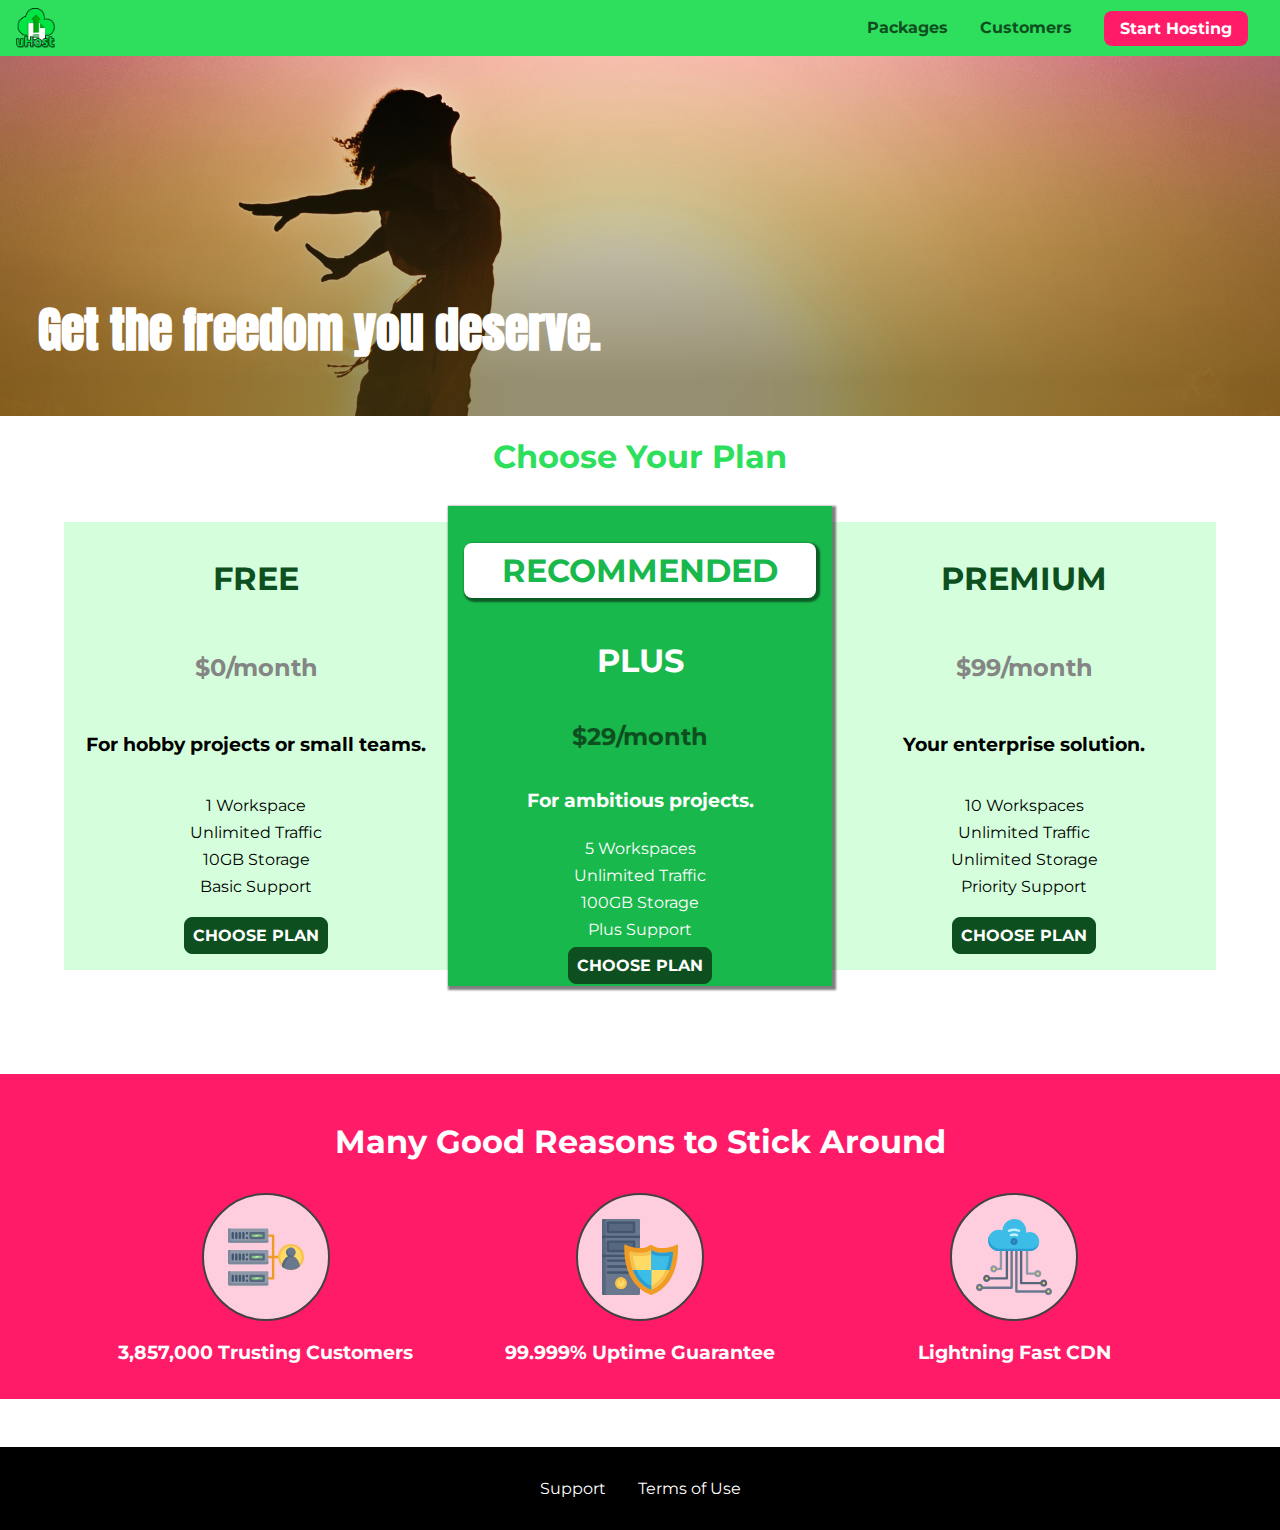
<file: index.html>
<!DOCTYPE html>
<html lang="en">

<head>
    <meta charset="UTF-8">
    <meta http-equiv="X-UA-Compatible" content="ie=edge">
    <meta name="viewport" content="width=device-width, initial-scale=1.0">
    <title>uHost</title>
    <link rel="shortcut icon" href="favicon.png">
    <link rel="stylesheet" href="shared.css">
    <link rel="stylesheet" href="main.css">
</head>

<body>
    <div class="backdrop"></div>
    <div class="modal">
        <h1 class="modal__title">Do you want to continue?</h1>
        <div class="modal__actions">
            <a href="start-hosting/index.html" class="modal__action">Yes!</a>
            <button class="modal__action modal__action--negative" type="button">No!</button>
        </div>
    </div>
    <header class="main-header">
        <div>
            <button class="toggle-button">
                <span class="toggle-button__bar"></span>
                <span class="toggle-button__bar"></span>
                <span class="toggle-button__bar"></span>
            </button>
            <a href="index.html" class="main-header__brand">
                <img src="images/uhost-icon.png" alt="uHost-Your favorite hosting company"> 
            </a>
        </div>
        <nav class="main-nav">
            <ul class="main-nav__items">
                <li class="main-nav__item">
                    <a href="packages/index.html">Packages</a>
                </li>
                <li class="main-nav__item">
                    <a href="customers/index.html">Customers</a>
                </li>
                <li class="main-nav__item main-nav__item--cta">
                    <a href="start-hosting/index.html">Start Hosting</a>
                </li>
            </ul>
        </nav>
    </header>
    <nav class="mobile-nav">
        <ul class="mobile-nav__items">
            <li class="mobile-nav__item">
                <a href="packages/index.html">Packages</a>
            </li>
            <li class="mobile-nav__item">
                <a href="customers/index.html">Customers</a>
            </li>
            <li class="mobile-nav__item mobile-nav__item--cta">
                <a href="start-hosting/index.html">Start Hosting</a>
            </li>
        </ul>
    </nav>
    <main>
        <section id="product-overview">
            <h1>Get the freedom you deserve.</h1>
        </section>
        <section id="plans">
            <h1 class="section-title">Choose Your Plan</h1>
            <div class="plan__list">
                <article class="plan">
                    <h1 class="plan__title"><span >FREE</span></h1>
                    <h2 class="plan__price">$0/month</h2>
                    <h3>For hobby projects or small teams.</h3>
                    <ul class="plan__features">
                        <li class="plan__feature">1 Workspace</li>
                        <li class="plan__feature">Unlimited Traffic</li>
                        <li class="plan__feature">10GB Storage</li>
                        <li class="plan__feature">Basic Support</li>
                    </ul>
                    <div>
                        <button class="button">CHOOSE PLAN</button>
                    </div>
                </article>
                <article class="plan plan--highlighted">
                    <h1 class="plan__annotation">RECOMMENDED</h1>
                    <h1 class="plan__title">PLUS</h1>
                    <h2 class="plan__price">$29/month</h2>
                    <h3>For ambitious projects.</h3>
                    <ul class="plan__features">
                        <li class="plan__feature">5 Workspaces</li>
                        <li class="plan__feature">Unlimited Traffic</li>
                        <li class="plan__feature">100GB Storage</li>
                        <li class="plan__feature">Plus Support</li>
                    </ul>
                    <div>
                        <button class="button">CHOOSE PLAN</button>
                    </div>
                </article>
                <article class="plan">
                    <h1 class="plan__title">PREMIUM</h1>
                    <h2 class="plan__price">$99/month</h2>
                    <h3>Your enterprise solution.</h3>
                    <ul class="plan__features">
                        <li class="plan__feature">10 Workspaces</li>
                        <li class="plan__feature">Unlimited Traffic</li>
                        <li class="plan__feature">Unlimited Storage</li>
                        <li class="plan__feature">Priority Support</li>
                    </ul>
                    <div>
                        <button class="button">CHOOSE PLAN</button>
                    </div>
                </article>
            </div>
        </section>
        <section id="key-features">
            <h1 class="section-title">Many Good Reasons to Stick Around</h1>
            <ul class="key-feature__list">
                <li class="key-feature">
                    <div class="key-feature__image">
                        <svg viewBox="0 0 512 512">
                            <path style="fill:#F09B24;" d="M344,248h-32V112c0-4.418-3.582-8-8-8h-40c-4.418,0-8,3.582-8,8s3.582,8,8,8h32v128h-32  c-4.418,0-8,3.582-8,8s3.582,8,8,8h32v128h-32c-4.418,0-8,3.582-8,8s3.582,8,8,8h40c4.418,0,8-3.582,8-8V264h32c4.418,0,8-3.582,8-8  S348.418,248,344,248z"
                            />
                            <path style="fill:#8E9AA9;" d="M264,64H8c-4.418,0-8,3.582-8,8v80c0,4.418,3.582,8,8,8h256c4.418,0,8-3.582,8-8V72  C272,67.582,268.418,64,264,64z"
                            />
                            <path style="fill:#7C899B;" d="M24,144c-4.418,0-8-3.582-8-8V64H8c-4.418,0-8,3.582-8,8v80c0,4.418,3.582,8,8,8h256  c4.418,0,8-3.582,8-8v-8H24z"
                            />
                            <rect x="152" y="96" style="fill:#B8E3A8;" width="88" height="32" />
                            <g>
                                <polygon style="fill:#7EC97D;" points="152,96 152,128 166,128 198,96  " />
                                <polygon style="fill:#7EC97D;" points="220,96 188,128 240,128 240,96  " />
                            </g>
                            <path style="fill:#56677E;" d="M240,136h-88c-4.418,0-8-3.582-8-8V96c0-4.418,3.582-8,8-8h88c4.418,0,8,3.582,8,8v32  C248,132.418,244.418,136,240,136z M160,120h72v-16h-72V120z"
                            />
                            <g>
                                <path style="fill:#435670;" d="M32,136c-4.418,0-8-3.582-8-8V96c0-4.418,3.582-8,8-8s8,3.582,8,8v32C40,132.418,36.418,136,32,136z   "
                                />
                                <path style="fill:#435670;" d="M56,136c-4.418,0-8-3.582-8-8V96c0-4.418,3.582-8,8-8s8,3.582,8,8v32C64,132.418,60.418,136,56,136z   "
                                />
                                <path style="fill:#435670;" d="M80,136c-4.418,0-8-3.582-8-8V96c0-4.418,3.582-8,8-8s8,3.582,8,8v32C88,132.418,84.418,136,80,136z   "
                                />
                                <path style="fill:#435670;" d="M104,136c-4.418,0-8-3.582-8-8V96c0-4.418,3.582-8,8-8s8,3.582,8,8v32   C112,132.418,108.418,136,104,136z"
                                />
                                <path style="fill:#435670;" d="M128,105c-4.418,0-8-3.582-8-8v-1c0-4.418,3.582-8,8-8s8,3.582,8,8v1   C136,101.418,132.418,105,128,105z"
                                />
                                <path style="fill:#435670;" d="M128,136c-4.418,0-8-3.582-8-8v-1c0-4.418,3.582-8,8-8s8,3.582,8,8v1   C136,132.418,132.418,136,128,136z"
                                />
                            </g>
                            <path style="fill:#8E9AA9;" d="M264,208H8c-4.418,0-8,3.582-8,8v80c0,4.418,3.582,8,8,8h256c4.418,0,8-3.582,8-8v-80  C272,211.582,268.418,208,264,208z"
                            />
                            <path style="fill:#7C899B;" d="M24,288c-4.418,0-8-3.582-8-8v-72H8c-4.418,0-8,3.582-8,8v80c0,4.418,3.582,8,8,8h256  c4.418,0,8-3.582,8-8v-8H24z"
                            />
                            <rect x="152" y="240" style="fill:#B8E3A8;" width="88" height="32" />
                            <g>
                                <polygon style="fill:#7EC97D;" points="152,240 152,272 166,272 198,240  " />
                                <polygon style="fill:#7EC97D;" points="220,240 188,272 240,272 240,240  " />
                            </g>
                            <path style="fill:#56677E;" d="M240,280h-88c-4.418,0-8-3.582-8-8v-32c0-4.418,3.582-8,8-8h88c4.418,0,8,3.582,8,8v32  C248,276.418,244.418,280,240,280z M160,264h72v-16h-72V264z"
                            />
                            <g>
                                <path style="fill:#435670;" d="M32,280c-4.418,0-8-3.582-8-8v-32c0-4.418,3.582-8,8-8s8,3.582,8,8v32C40,276.418,36.418,280,32,280   z"
                                />
                                <path style="fill:#435670;" d="M56,280c-4.418,0-8-3.582-8-8v-32c0-4.418,3.582-8,8-8s8,3.582,8,8v32C64,276.418,60.418,280,56,280   z"
                                />
                                <path style="fill:#435670;" d="M80,280c-4.418,0-8-3.582-8-8v-32c0-4.418,3.582-8,8-8s8,3.582,8,8v32C88,276.418,84.418,280,80,280   z"
                                />
                                <path style="fill:#435670;" d="M104,280c-4.418,0-8-3.582-8-8v-32c0-4.418,3.582-8,8-8s8,3.582,8,8v32   C112,276.418,108.418,280,104,280z"
                                />
                                <path style="fill:#435670;" d="M128,249c-4.418,0-8-3.582-8-8v-1c0-4.418,3.582-8,8-8s8,3.582,8,8v1   C136,245.418,132.418,249,128,249z"
                                />
                                <path style="fill:#435670;" d="M128,280c-4.418,0-8-3.582-8-8v-1c0-4.418,3.582-8,8-8s8,3.582,8,8v1   C136,276.418,132.418,280,128,280z"
                                />
                            </g>
                            <path style="fill:#8E9AA9;" d="M264,352H8c-4.418,0-8,3.582-8,8v80c0,4.418,3.582,8,8,8h256c4.418,0,8-3.582,8-8v-80  C272,355.582,268.418,352,264,352z"
                            />
                            <path style="fill:#7C899B;" d="M24,432c-4.418,0-8-3.582-8-8v-72H8c-4.418,0-8,3.582-8,8v80c0,4.418,3.582,8,8,8h256  c4.418,0,8-3.582,8-8v-8H24z"
                            />
                            <rect x="152" y="384" style="fill:#B8E3A8;" width="88" height="32" />
                            <g>
                                <polygon style="fill:#7EC97D;" points="152,384 152,416 166,416 198,384  " />
                                <polygon style="fill:#7EC97D;" points="220,384 188,416 240,416 240,384  " />
                            </g>
                            <path style="fill:#56677E;" d="M240,424h-88c-4.418,0-8-3.582-8-8v-32c0-4.418,3.582-8,8-8h88c4.418,0,8,3.582,8,8v32  C248,420.418,244.418,424,240,424z M160,408h72v-16h-72V408z"
                            />
                            <g>
                                <path style="fill:#435670;" d="M32,424c-4.418,0-8-3.582-8-8v-32c0-4.418,3.582-8,8-8s8,3.582,8,8v32C40,420.418,36.418,424,32,424   z"
                                />
                                <path style="fill:#435670;" d="M56,424c-4.418,0-8-3.582-8-8v-32c0-4.418,3.582-8,8-8s8,3.582,8,8v32C64,420.418,60.418,424,56,424   z"
                                />
                                <path style="fill:#435670;" d="M80,424c-4.418,0-8-3.582-8-8v-32c0-4.418,3.582-8,8-8s8,3.582,8,8v32C88,420.418,84.418,424,80,424   z"
                                />
                                <path style="fill:#435670;" d="M104,424c-4.418,0-8-3.582-8-8v-32c0-4.418,3.582-8,8-8s8,3.582,8,8v32   C112,420.418,108.418,424,104,424z"
                                />
                                <path style="fill:#435670;" d="M128,393c-4.418,0-8-3.582-8-8v-1c0-4.418,3.582-8,8-8s8,3.582,8,8v1   C136,389.418,132.418,393,128,393z"
                                />
                                <path style="fill:#435670;" d="M128,424c-4.418,0-8-3.582-8-8v-1c0-4.418,3.582-8,8-8s8,3.582,8,8v1   C136,420.418,132.418,424,128,424z"
                                />
                            </g>
                            <path style="fill:#F7C14D;" d="M424,168c-48.523,0-88,39.477-88,88s39.477,88,88,88s88-39.477,88-88S472.523,168,424,168z" />
                            <path style="fill:#FFDB66;" d="M424,184c-39.701,0-72,32.299-72,72s32.299,72,72,72s72-32.299,72-72S463.701,184,424,184z" />
                            <path style="fill:#69788D;" d="M484.893,314.16C476.393,274.588,451.922,248,424,248s-52.393,26.588-60.893,66.16  c-0.605,2.82,0.354,5.749,2.511,7.664C381.731,336.124,402.465,344,424,344s42.269-7.876,58.381-22.176  C484.539,319.909,485.498,316.98,484.893,314.16z"
                            />
                            <path style="fill:#56677E;" d="M434.053,249.171C430.768,248.403,427.411,248,424,248c-27.922,0-52.393,26.588-60.893,66.16  c-0.605,2.82,0.354,5.749,2.511,7.664c3.383,3.002,6.979,5.703,10.734,8.125C384.904,286.243,407.373,255.378,434.053,249.171z"
                            />
                            <path style="fill:#69788D;" d="M424,192c-17.645,0-32,14.355-32,32s14.355,32,32,32s32-14.355,32-32S441.645,192,424,192z" />
                            <path style="fill:#56677E;" d="M432,248c-17.645,0-32-14.355-32-32c0-6.783,2.128-13.076,5.742-18.258  C397.444,203.53,392,213.138,392,224c0,17.645,14.355,32,32,32c10.862,0,20.471-5.444,26.258-13.742  C445.076,245.872,438.783,248,432,248z"
                            />

                        </svg>
  

                    </div>
                    <p class="key-feature__description">3,857,000 Trusting Customers</p>
                </li>
                <li class="key-feature">
                    <div class="key-feature__image">
                        <svg viewBox="0 0 512 512">
                            <path style="fill:#69788D;" d="M248,0H8C3.582,0,0,3.582,0,8v496c0,4.418,3.582,8,8,8h240c4.418,0,8-3.582,8-8V8  C256,3.582,252.418,0,248,0z"
                            />
                            <path style="fill:#56677E;" d="M24,504V8c0-4.418,3.582-8,8-8H8C3.582,0,0,3.582,0,8v496c0,4.418,3.582,8,8,8h24  C27.582,512,24,508.418,24,504z"
                            />
                            <g>
                                <rect x="0" y="112" style="fill:#435670;" width="256" height="16" />
                                <rect x="0" y="240" style="fill:#435670;" width="256" height="16" />
                            </g>
                            <path style="fill:#F7C14D;" d="M128,392c-22.056,0-40,17.944-40,40s17.944,40,40,40s40-17.944,40-40S150.056,392,128,392z" />
                            <path style="fill:#FFDB66;" d="M128,408c-13.233,0-24,10.767-24,24s10.767,24,24,24s24-10.767,24-24S141.233,408,128,408z" />
                            <path style="fill:#F7C14D;" d="M128,392c-2.739,0-5.414,0.278-8,0.805V424c0,4.418,3.582,8,8,8c4.418,0,8-3.582,8-8v-31.195  C133.414,392.278,130.739,392,128,392z"
                            />
                            <g>
                                <path style="fill:#435670;" d="M216,288H40c-4.418,0-8-3.582-8-8s3.582-8,8-8h176c4.418,0,8,3.582,8,8S220.418,288,216,288z"
                                />
                                <path style="fill:#435670;" d="M216,328H40c-4.418,0-8-3.582-8-8s3.582-8,8-8h176c4.418,0,8,3.582,8,8S220.418,328,216,328z"
                                />
                                <path style="fill:#435670;" d="M216,368H40c-4.418,0-8-3.582-8-8s3.582-8,8-8h176c4.418,0,8,3.582,8,8S220.418,368,216,368z"
                                />
                                <path style="fill:#435670;" d="M216,16H40c-4.418,0-8,3.582-8,8v64c0,4.418,3.582,8,8,8h176c4.418,0,8-3.582,8-8V24   C224,19.582,220.418,16,216,16z"
                                />
                            </g>
                            <rect x="48" y="32" style="fill:#56677E;" width="160" height="48" />
                            <path style="fill:#435670;" d="M216,144H40c-4.418,0-8,3.582-8,8v64c0,4.418,3.582,8,8,8h176c4.418,0,8-3.582,8-8v-64  C224,147.582,220.418,144,216,144z"
                            />
                            <rect x="48" y="160" style="fill:#56677E;" width="160" height="48" />
                            <path style="fill:#F09B24;" d="M511.747,180.237c-0.194-6.537-8.107-10.107-13.135-5.894c-5.6,4.693-42.904,21.282-98.514,21.282  c-33.45,0-64.625-20.999-64.929-21.206c-2.9-1.991-6.764-1.85-9.512,0.346c-2.677,2.135-27.201,20.86-63.793,20.86  c-55.607,0-92.914-16.589-98.515-21.282c-5.028-4.211-12.941-0.645-13.135,5.894c-1.634,54.834,4.655,105.941,18.693,151.903  c12.096,39.604,29.759,74.047,52.497,102.373c27.538,34.304,62.743,59.882,104.66,76.045c3.069,1.918,6.757,1.921,9.83,0  c41.917-16.163,77.122-41.741,104.66-76.045c22.738-28.326,40.401-62.77,52.497-102.373  C507.092,286.179,513.381,235.071,511.747,180.237z"
                            />
                            <path style="fill:#F7C14D;" d="M476.21,221.226c-1.953-1.631-4.568-2.235-7.036-1.628c-21.686,5.327-44.926,8.028-69.075,8.028  c-25.926,0-49.633-8.975-64.955-16.504c-2.307-1.134-5.016-1.091-7.284,0.116c-14.059,7.477-36.919,16.388-65.994,16.388  c-24.153,0-47.394-2.701-69.075-8.028c-5.155-1.268-10.221,2.966-9.894,8.261c2.077,33.693,7.668,65.635,16.616,94.935  c22.774,74.565,66.139,126.334,128.888,153.868c2.032,0.891,4.397,0.891,6.43,0c61.777-27.107,104.716-78.876,127.62-153.868  c8.948-29.3,14.539-61.241,16.616-94.935C479.224,225.319,478.163,222.856,476.21,221.226z"
                            />
                            <path style="fill:#FFDB66;" d="M331.609,451.727c-52.604-25.289-89.304-70.987-109.144-135.944  c-6.532-21.39-11.162-44.336-13.82-68.447c17.133,2.852,34.952,4.291,53.22,4.291c29.394,0,53.376-7.793,69.978-15.561  c17.44,7.736,41.656,15.561,68.256,15.561c18.267,0,36.085-1.439,53.219-4.291c-2.659,24.112-7.288,47.06-13.82,68.448  C419.545,381.108,383.27,426.805,331.609,451.727z"
                            />
                            <g>
                                <path style="fill:#2C9DD4;" d="M479.066,227.858c0.157-2.539-0.903-5.002-2.856-6.633s-4.568-2.235-7.036-1.628   c-21.686,5.327-44.926,8.028-69.075,8.028c-25.926,0-49.633-8.975-64.955-16.504c-1.057-0.52-2.2-0.78-3.345-0.806l-0.072,133.351   h123.601c2.556-6.746,4.933-13.702,7.123-20.874C471.398,293.493,476.989,261.552,479.066,227.858z"
                                />
                                <path style="fill:#2C9DD4;" d="M206.658,343.667c24.153,63.42,65.028,108.108,121.743,132.995c1.031,0.452,2.147,0.673,3.263,0.666   l0.063-133.661H206.658z"
                                />
                            </g>
                            <g>
                                <path style="fill:#3CBDE8;" d="M439.497,315.783c6.532-21.389,11.161-44.336,13.82-68.448c-17.134,2.852-34.952,4.291-53.219,4.291   c-26.6,0-50.815-7.824-68.256-15.561l-0.116,107.601h97.758C433.179,334.807,436.524,325.518,439.497,315.783z"
                                />
                                <path style="fill:#3CBDE8;" d="M232.523,343.667c21.144,50.298,54.363,86.56,99.087,108.06l0.117-108.06H232.523z" />
                            </g>
                        </svg>
                    </div>
                    <p class="key-feature__description">99.999% Uptime Guarantee</p>
                </li>
                <li class="key-feature">
                    <div class="key-feature__image">
                        <svg viewBox="0 0 512 512">
                            <path style="fill:#8E9AA9;" d="M168,200c-4.418,0-8,3.582-8,8v120h-17.376c-3.302-9.311-12.194-16-22.624-16  c-13.234,0-24,10.767-24,24s10.766,24,24,24c10.429,0,19.321-6.689,22.624-16H168c4.418,0,8-3.582,8-8V208  C176,203.582,172.418,200,168,200z"
                            />
                            <path style="fill:#FFDB66;" d="M120,328c-4.411,0-8,3.589-8,8s3.589,8,8,8s8-3.589,8-8S124.411,328,120,328z" />
                            <path style="fill:#56677E;" d="M208,200c-4.418,0-8,3.582-8,8v184H94.624C91.322,382.689,82.43,376,72,376  c-13.234,0-24,10.767-24,24s10.766,24,24,24c10.429,0,19.321-6.689,22.624-16H208c4.418,0,8-3.582,8-8V208  C216,203.582,212.418,200,208,200z"
                            />
                            <path style="fill:#FFDB66;" d="M72,392c-4.411,0-8,3.589-8,8s3.589,8,8,8s8-3.589,8-8S76.411,392,72,392z" />
                            <path style="fill:#69788D;" d="M240,208c-4.418,0-8,3.582-8,8v239H47.24c-2.671-10.34-12.078-18-23.24-18c-13.234,0-24,10.767-24,24  s10.766,24,24,24c9.666,0,18.009-5.747,21.809-14H240c4.418,0,8-3.582,8-8V216C248,211.582,244.418,208,240,208z"
                            />
                            <path style="fill:#FFDB66;" d="M24,453c-4.411,0-8,3.589-8,8s3.589,8,8,8s8-3.589,8-8S28.411,453,24,453z" />
                            <path style="fill:#69788D;" d="M488,464c-10.429,0-19.321,6.689-22.624,16H280V208c0-4.418-3.582-8-8-8s-8,3.582-8,8v280  c0,4.418,3.582,8,8,8h193.376c3.302,9.311,12.194,16,22.624,16c13.234,0,24-10.767,24-24S501.234,464,488,464z"
                            />
                            <path style="fill:#FFDB66;" d="M488,480c-4.411,0-8,3.589-8,8s3.589,8,8,8s8-3.589,8-8S492.411,480,488,480z" />
                            <path style="fill:#56677E;" d="M456,408c-10.429,0-19.321,6.689-22.624,16H312V208c0-4.418-3.582-8-8-8s-8,3.582-8,8v224  c0,4.418,3.582,8,8,8h129.376c3.302,9.311,12.194,16,22.624,16c13.234,0,24-10.767,24-24S469.234,408,456,408z"
                            />
                            <path style="fill:#FFDB66;" d="M456,424c-4.411,0-8,3.589-8,8s3.589,8,8,8s8-3.589,8-8S460.411,424,456,424z" />
                            <path style="fill:#8E9AA9;" d="M416,344c-10.429,0-19.321,6.689-22.624,16H352V208c0-4.418-3.582-8-8-8s-8,3.582-8,8v160  c0,4.418,3.582,8,8,8h49.376c3.302,9.311,12.194,16,22.624,16c13.234,0,24-10.767,24-24S429.234,344,416,344z"
                            />
                            <path style="fill:#FFDB66;" d="M416,360c-4.411,0-8,3.589-8,8s3.589,8,8,8s8-3.589,8-8S420.411,360,416,360z" />
                            <path style="fill:#3CBDE8;" d="M362,88c-8.741,0-17.231,1.751-25.06,5.085C337.646,88.797,338,84.43,338,80  c0-44.112-35.888-80-80-80c-42.823,0-77.895,33.816-79.909,76.149C170.393,73.415,162.244,72,154,72c-39.701,0-72,32.299-72,72  s32.299,72,72,72h208c35.29,0,64-28.71,64-64S397.29,88,362,88z"
                            />
                            <path style="fill:#2C9DD4;" d="M368,200H160c-39.701,0-72-32.299-72-72c0-5.863,0.721-11.559,2.05-17.019  C84.918,120.88,82,132.102,82,144c0,39.701,32.299,72,72,72h208c30.389,0,55.88-21.296,62.379-49.743  C413.565,186.327,392.352,200,368,200z"
                            />
                            <path style="fill:#2A7DB5;" d="M256,128c-13.234,0-24,10.767-24,24s10.766,24,24,24c13.233,0,24-10.767,24-24S269.233,128,256,128z"
                            />
                            <path style="fill:#2C9DD4;" d="M256,144c-4.411,0-8,3.589-8,8s3.589,8,8,8c4.411,0,8-3.589,8-8S260.411,144,256,144z" />
                            <g>
                                <path style="fill:#C5F1FA;" d="M221.755,87.695c-2.994,0-5.864-1.688-7.233-4.572c-1.894-3.991-0.194-8.763,3.798-10.657   C230.157,66.849,242.834,64,256,64c13.166,0,25.844,2.849,37.68,8.466c3.992,1.895,5.692,6.666,3.798,10.657   s-6.666,5.692-10.657,3.798C277.144,82.328,266.774,80,256,80c-10.774,0-21.144,2.328-30.821,6.921   C224.072,87.446,222.904,87.695,221.755,87.695z"
                                />
                                <path style="fill:#C5F1FA;" d="M276.545,116.618c-1.148,0-2.316-0.249-3.424-0.774C267.745,113.293,261.985,112,256,112   c-5.985,0-11.745,1.293-17.121,3.844c-3.991,1.895-8.763,0.192-10.657-3.798c-1.894-3.992-0.193-8.764,3.798-10.657   C239.557,97.813,247.625,96,256,96c8.376,0,16.444,1.813,23.98,5.389c3.991,1.894,5.692,6.665,3.798,10.657   C282.41,114.93,279.539,116.618,276.545,116.618z"
                                />
                            </g>

                        </svg>

                    </div>
                    <p class="key-feature__description">Lightning Fast CDN</p>
                </li>
            </ul>
        </section>
    </main>
    <footer class="main-footer">
        <nav>
            <ul class="main-footer__links">
                <li class="main-footer__link">
                    <a href="#">Support</a>
                </li>
                <li class="main-footer__link">
                    <a href="#">Terms of Use</a>
                </li>
            </ul>
        </nav>
    </footer>
    <script src="shared.js"></script>
</body>

</html>
</file>
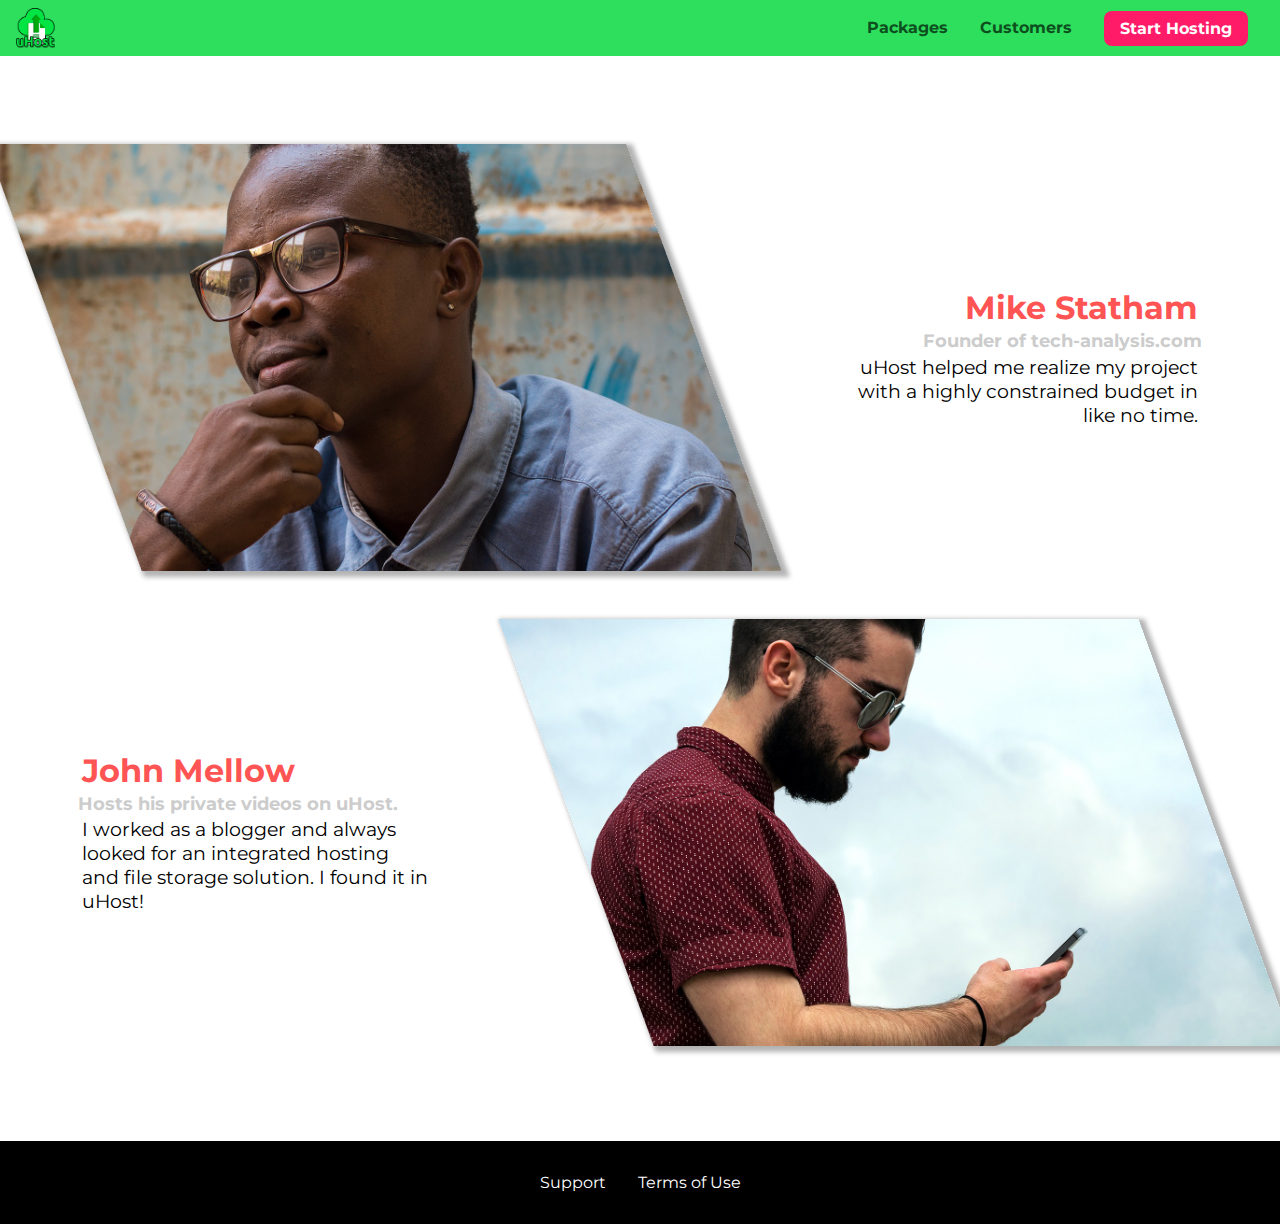
<file: customers/index.html>
<!DOCTYPE html>
<html lang="en">

<head>
    <meta charset="UTF-8">
    <meta name="viewport" content="width=device-width, initial-scale=1.0">
    <meta http-equiv="X-UA-Compatible" content="ie=edge">
    <title>uHost Customers</title>
    <link rel="shortcut icon" href="../favicon.png">
    <link rel="stylesheet" href="../shared.css">
    <link rel="stylesheet" href="customers.css">
</head>

<body>
    <div class="backdrop"></div>
    <header class="main-header">
        <div>
            <button class="toggle-button">
                <span class="toggle-button__bar"></span>
                <span class="toggle-button__bar"></span>
                <span class="toggle-button__bar"></span>
            </button>
            <a href="../index.html" class="main-header__brand">
                <img src="../images/uhost-icon.png" alt="uHost-Your favorite hosting company"> 
            </a>
        </div>
        <nav class="main-nav">
            <ul class="main-nav__items">
                <li class="main-nav__item">
                    <a href="../packages/index.html">Packages</a>
                </li>
                <li class="main-nav__item">
                    <a href="customers/index.html">Customers</a>
                </li>
                <li class="main-nav__item main-nav__item--cta">
                    <a href="../start-hosting/index.html">Start Hosting</a>
                </li>
            </ul>
        </nav>
    </header>
    <nav class="mobile-nav">
        <ul class="mobile-nav__items">
            <li class="mobile-nav__item">
                <a href="../packages/index.html">Packages</a>
            </li>
            <li class="mobile-nav__item">
                <a href="customers/index.html">Customers</a>
            </li>
            <li class="mobile-nav__item mobile-nav__item--cta">
                <a href="../start-hosting/index.html">Start Hosting</a>
            </li>
        </ul>
    </nav>

    <main>
        <div>
            <div class="testimonial" id="customer-1">
                <div class="testimonial__image-container">
                    <img src="../images/customer-1.jpg" alt="Mike Statham - Customer" class="testimonial__image">
                </div>
                <div class="testimonial__info">
                    <h1 class="testimonial__name">Mike Statham</h1>
                    <h2 class="testimonial__subtitle">Founder of
                        <a href="tech-analysis.com">tech-analysis.com</a>
                    </h2>
                    <p class="testimonial__text">uHost helped me realize my project with a highly constrained budget in like no time.</p>
                </div>
            </div>
            <div class="testimonial" id="customer-2">

                <div class="testimonial__info">
                    <h1 class="testimonial__name">John Mellow</h1>
                    <h2 class="testimonial__subtitle">Hosts his private videos on uHost.
                    </h2>
                    <p class="testimonial__text">I worked as a blogger and always looked for an integrated hosting and file storage solution. I found
                        it in uHost!
                    </p>
                </div>
                <div class="testimonial__image-container">
                    <img src="../images/customer-2.jpg" alt="John Mellow - Customer" class="testimonial__image">
                </div>
            </div>
        </div>
    </main>
    <footer class="main-footer">
        <nav>
            <ul class="main-footer__links">
                <li class="main-footer__link">
                    <a href="#">Support</a>
                </li>
                <li class="main-footer__link">
                    <a href="#">Terms of Use</a>
                </li>
            </ul>
        </nav>
    </footer>
    <script src="../shared.js"></script>
</body>

</html>
</file>
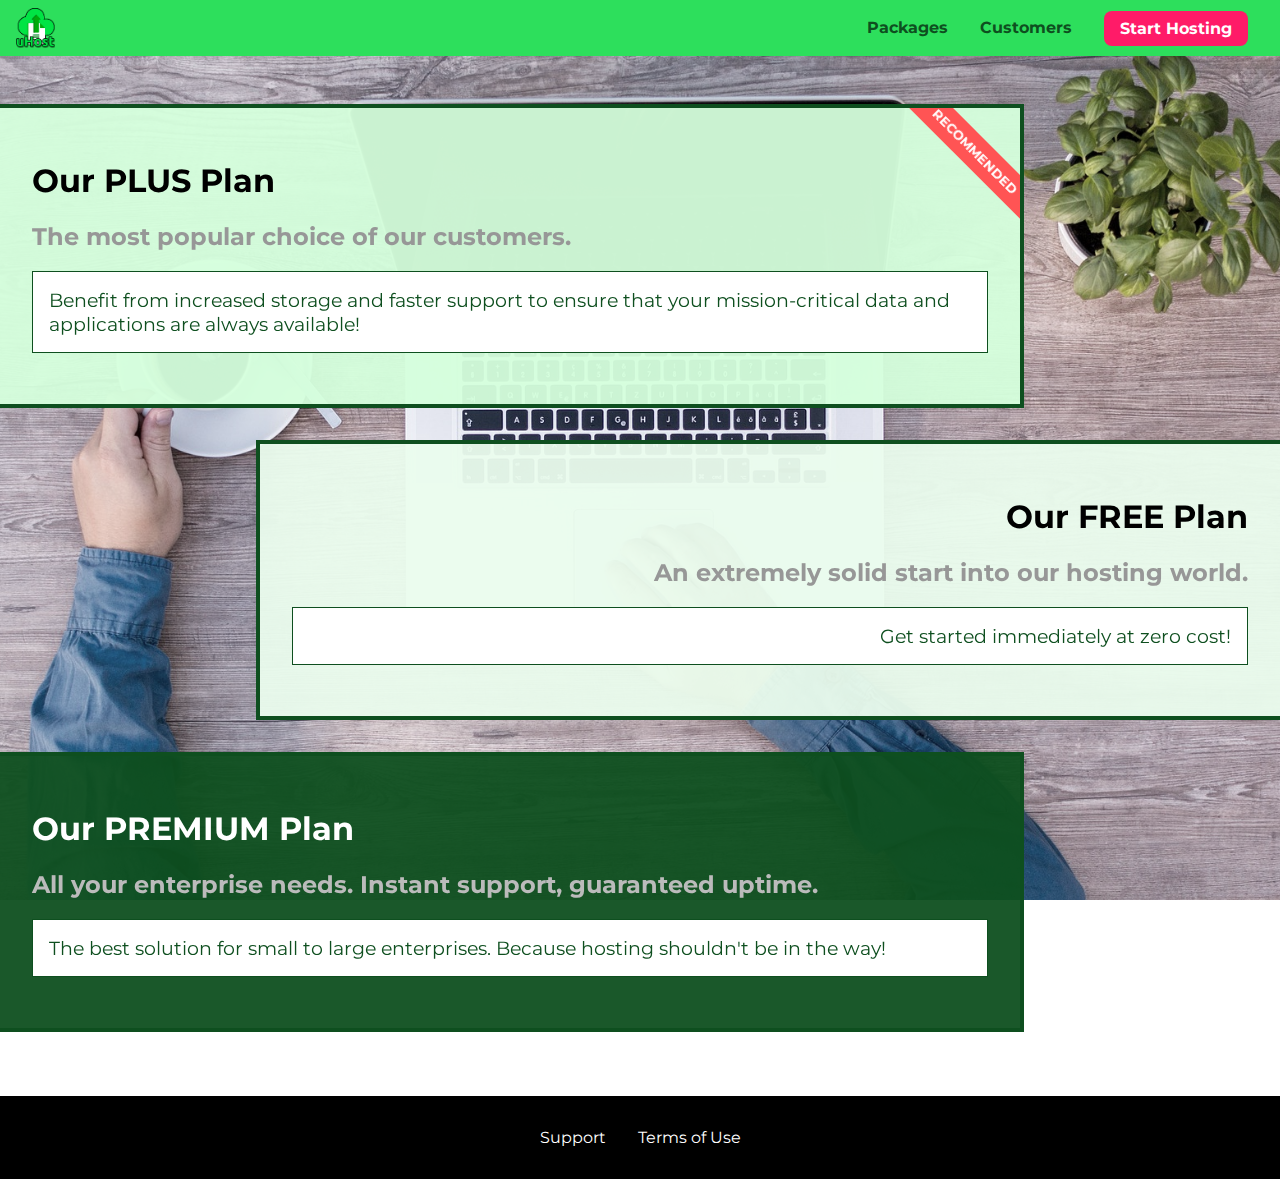
<file: packages/index.html>
<!DOCTYPE html>
<html lang="en">

<head>
    <meta charset="UTF-8">
    <meta http-equiv="X-UA-Compatible" content="ie=edge">
    <meta name="viewport" content="width=device-width, initial-scale=1.0">
    <title>uHost</title>
    <link rel="shortcut icon" href="../favicon.png">
    <link rel="stylesheet" href="../shared.css">
    <link rel="stylesheet" href="packages.css">
</head>

<body>
    <div class="backdrop"></div>
    <div class="background"></div>
    <header class="main-header">
        <div>
            <button class="toggle-button">
                <span class="toggle-button__bar"></span>
                <span class="toggle-button__bar"></span>
                <span class="toggle-button__bar"></span>
            </button>
            <a href="../index.html" class="main-header__brand">
                <img src="../images/uhost-icon.png" alt="uHost-Your favorite hosting company"> 
            </a>
        </div>
        <nav class="main-nav">
            <ul class="main-nav__items">
                <li class="main-nav__item">
                    <a href="index.html">Packages</a>
                </li>
                <li class="main-nav__item">
                    <a href="../customers/index.html">Customers</a>
                </li>
                <li class="main-nav__item main-nav__item--cta">
                    <a href="../start-hosting/index.html">Start Hosting</a>
                </li>
            </ul>
        </nav>
    </header>
    <nav class="mobile-nav">
        <ul class="mobile-nav__items">
            <li class="mobile-nav__item">
                <a href="packages/index.html">Packages</a>
            </li>
            <li class="mobile-nav__item">
                <a href="../customers/index.html">Customers</a>
            </li>
            <li class="mobile-nav__item mobile-nav__item--cta">
                <a href="../start-hosting/index.html">Start Hosting</a>
            </li>
        </ul>
    </nav>
    <main>
        <section class="package" id="plus">
            <a href="#">
                <h1 class="package__title">Our PLUS Plan</h1>
                <h2 class="package__badge">RECOMMENDED</h2>
                <h2 class="package__subtitle">The most popular choice of our customers.</h2>
                <p class="package__info">Benefit from increased storage and faster support to ensure that your mission-critical data and applications
                    are always available!</p>
            </a>
        </section>
        <section class="package" id="free">
            <a href="#">
                <h1 class="package__title">Our FREE Plan</h1>
                <h2 class="package__subtitle">An extremely solid start into our hosting world.</h2>
                <p class="package__info">Get started immediately at zero cost!</p>
            </a>
        </section>
        <div class="clearfix"></div>
        <section class="package" id="premium">
            <a href="#">
                <h1 class="package__title">Our PREMIUM Plan</h1>
                <h2 class="package__subtitle">All your enterprise needs. Instant support, guaranteed uptime. </h2>
                <p class="package__info">The best solution for small to large enterprises. Because hosting shouldn't be in the way!</p>
            </a>
        </section>
    </main>
    <footer class="main-footer">
        <nav>
            <ul class="main-footer__links">
                <li class="main-footer__link">
                    <a href="#">Support</a>
                </li>
                <li class="main-footer__link">
                    <a href="#">Terms of Use</a>
                </li>
            </ul>
        </nav>
    </footer>
    <script src="../shared.js"></script>
</body>

</html>
</file>
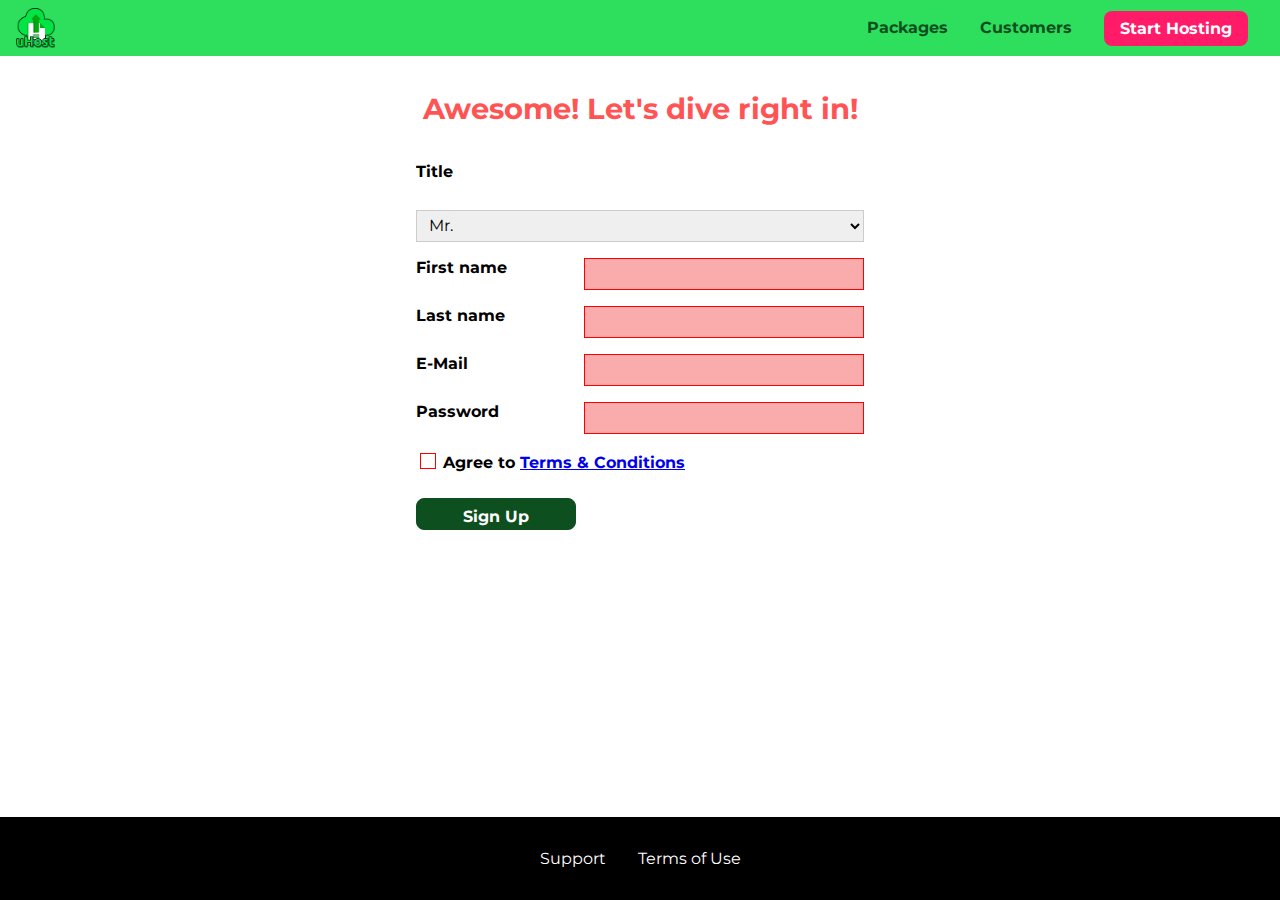
<file: start-hosting/index.html>
<!DOCTYPE html>
<html lang="en">

<head>
    <meta charset="UTF-8">
    <meta name="viewport" content="width=device-width, initial-scale=1.0">
    <meta http-equiv="X-UA-Compatible" content="ie=edge">
    <title>uHost Signup</title>
    <link rel="shortcut icon" href="../favicon.png">
    <link rel="stylesheet" href="../shared.css">
    <link rel="stylesheet" href="start-hosting.css">
</head>

<body>
    <div class="backdrop"></div>
    <header class="main-header">
        <div>
            <button class="toggle-button">
                <span class="toggle-button__bar"></span>
                <span class="toggle-button__bar"></span>
                <span class="toggle-button__bar"></span>
            </button>
            <a href="../index.html" class="main-header__brand">
                <img src="../images/uhost-icon.png" alt="uHost - Your favorite hosting company">
            </a>
        </div>
        <nav class="main-nav">
            <ul class="main-nav__items">
                <li class="main-nav__item">
                    <a href="../packages/index.html">Packages</a>
                </li>
                <li class="main-nav__item">
                    <a href="../customers/index.html">Customers</a>
                </li>
                <li class="main-nav__item main-nav__item--cta">
                    <a href="index.html">Start Hosting</a>
                </li>
            </ul>
        </nav>
    </header>
    <nav class="mobile-nav">
        <ul class="mobile-nav__items">
            <li class="mobile-nav__item">
                <a href="../packages/index.html">Packages</a>
            </li>
            <li class="mobile-nav__item">
                <a href="../customers/index.html">Customers</a>
            </li>
            <li class="mobile-nav__item mobile-nav__item--cta">
                <a href="index.html">Start Hosting</a>
            </li>
        </ul>
    </nav>
    <main class="signup-page">
        <h1 class="signup-title">Awesome! Let's dive right in!</h1>
        <form action="index.html" class="signup-form">
            <label for="title">Title</label>
            <select id="title" >
                <option value="mr">Mr.</option>
                <option value="ms">Ms.</option>
            </select>
            <label for="first-name">First name</label>
            <input type="text" id="first-name" required>
            <label for="last-name">Last name</label>
            <input type="text" id="last-name" required>
            <label for="email">E-Mail</label>
            <input type="email" id="email" required>
            <label for="password">Password</label>
            <input type="password" id="password" required>
            <div class="signup-form__checkbox">
                <input type="checkbox" id="agree-terms" required>
                <label for="agree-terms">Agree to
                    <a href="#">Terms &amp; Conditions</a>
                </label>
            </div>
            <button type="submit" class="button">Sign Up</button>
        </form>
    </main>
    <footer class="main-footer">
        <nav>
            <ul class="main-footer__links">
                <li class="main-footer__link">
                    <a href="#">Support</a>
                </li>
                <li class="main-footer__link">
                    <a href="#">Terms of Use</a>
                </li>
            </ul>
        </nav>
    </footer>
    <script src="../shared.js"></script>
</body>

</html>
</file>
<file: shared.css>
@import url('https://fonts.googleapis.com/css2?family=Roboto:100,400,900');
@import url('https://fonts.googleapis.com/css2?family=Anton');
@import url('https://fonts.googleapis.com/css2?family=Montserrat:400,700');

:root{
  --dark-green: #0e4f1f;
  --highlight-color: #ff1b68;

}

* {
  box-sizing: border-box;
}

html{
  height: 100%;
}

body {
  font-family: "Montserrat", sans-serif;
  margin: 0;
  padding-top: 3.5rem; 
}


@supports(display:grid){
  body {
    margin: 0;
    display:grid;
    grid-template-rows: 3.5rem auto fit-content(8rem);
    grid-template-areas: "header"
                         "main"
                         "footer";
    padding-top: 0;
    height: 100%;
  }
  

}

.backdrop {
  display: none;
  position: fixed;
  opacity: 0;
  top: 0;
  left: 0;
  z-index: 101;
  width: 100vw;
  height: 100vh;
  background: rgba(0, 0, 0, 0.5);
  transition:opacity 0.2s linear;
}

main{
    /*min-height: calc(100vh - 3.5rem - 8rem);*/
    /*grid-row: 2 / 3;*/
    grid-area: main;

}

.main-header {
  width: 100%;
  position: fixed;
  top: 0;
  left: 0;
  background: #2ddf5c;
  padding: 0.5rem 1rem;
  z-index: 100;
  display: -webkit-box;
  display: -ms-flexbox;
  display: -webkit-flex;
  display: flex;
  align-items: center;
  justify-content: space-between;
}

.toggle-button {
  width: 3rem;
  background: transparent;
  border: none;
  cursor: pointer;
  padding-top: 0;
  padding-bottom: 0;
  vertical-align: middle;
}

.toggle-button:focus {
  outline: none;
}

.toggle-button__bar {
  width: 100%;
  height: 0.2rem;
  background: black;
  display: block;
  margin: 0.6rem 0;
}

.main-header__brand {
  color: #0e4f1f;
  text-decoration: none;
  font-weight: bold;
  /* width: 20px; */
}

.main-header__brand img {
  height: 2.5rem;
  /* width: 100%; */
  vertical-align: middle;
}

.main-nav {
  display: none;
}

.main-nav__items {
  margin: 0;
  padding: 0;
  list-style: none;
  display:flex;
}

.main-nav__item {
  margin: 0 1rem;
}

.main-nav__item a,
.mobile-nav__item a {
  text-decoration: none;
  color: var(--dark-green);
  font-weight: bold;
  padding: 0.2rem 0;
}

.main-nav__item a:hover,
.main-nav__item a:active {
  color: white;
  border-bottom: 5px solid white;
}

.main-nav__item--cta{
  animation: wiggle 400ms 3s 8 ease-out none;
}

.main-nav__item--cta a,
.mobile-nav__item--cta a {
  color: white;
  background: var(--highlight-color);;
  padding: 0.5rem 1rem;
  border-radius: 8px;
}

.main-nav__item--cta a:hover,
.main-nav__item--cta a:active,
.mobile-nav__item--cta a:hover,
.mobile-nav__item--cta a:active {
  color: var(--highlight-color);
  background: white;
  border: none;
}

@media (min-width: 40rem) {
  .toggle-button {
    display: none;
  }

  .main-nav {
    display:flex;
  }
}

.main-footer {
  background: black;
  padding: 2rem;
  margin-top: 3rem;
  /*grid-row: 3 / 4;*/
  grid-area: footer;
}

.main-footer__links {
  list-style: none;
  margin: 0;
  padding: 0;
  display: flex;
  flex-direction: column;
  align-items: center;
}

.main-footer__link {
  margin: 0.5rem 0;
}

.main-footer__link a {
  color: white;
  text-decoration: none;
}

.main-footer__link a:hover,
.main-footer__link a:active {
  color: #ccc;
}

.mobile-nav {
  /*display: none;*/
  transform: translateX(-100%);
  position: fixed;
  z-index: 101;
  top: 0;
  left: 0;
  background: white;
  width: 80%;
  height: 100vh;
  transition: transform 0.3s ease-out;
}

.mobile-nav__items {
  width: 90%;
  height: 100%;
  list-style: none;
  margin: 0% auto;
  padding: 0;
  display:flex;
  flex-direction: column;
  justify-content: center;
  align-items: center;
}

.mobile-nav__item {
  margin: 1rem 0;
}

.mobile-nav__item a {
  font-size: 1.5rem;
}

.button {
  background: var(--dark-green, #0e4f1f);
  color: white;
  font: inherit;
  border: 1.5px solid var(--dark-green);
  padding: 0.5rem;
  border-radius: 8px;
  font-weight: bold;
  cursor: pointer;
}

.button:hover,
.button:active {
  background: white;
  color: var(--dark-green);
}

.button:focus {
  outline: none;
}

button[disabled] {
  cursor: not-allowed;
  border: #a1a1a1;
  background: #ccc;
  color: #a1a1a1;
}


.open {
    display: block !important;
    opacity: 1 !important;
    transform:translateY(0) !important;
}

@media (min-width: 40rem) {
  .main-footer__link {
    margin: 0 1rem;
  }

  .main-footer__links {
    flex-direction: row;
    justify-content: center;
    align-items: center;
  }
}

@keyframes wiggle{
 0%{
    transform:rotateZ(0);
  }
 50%{
    transform:rotateZ(-10deg);
  }
  
  100%{
    transform:rotateZ(10deg);
  }

  
}
</file>
<file: main.css>
#product-overview {
  background: linear-gradient(to top, rgba(80, 68, 18, 0.6) 10%, transparent),
    url("images/freedom.jpg") center/cover no-repeat border-box,
    #ff1b68;
  /* background-image: url("freedom.jpg");
    background-size: cover;
    background-position: left 10% bottom 20%; */
  /* background-repeat: no-repeat;
    background-origin: border-box;
    background-clip: border-box; */
  /* background-image: linear-gradient(180deg, red 70%, blue 60%, rgba(0,0,0,0.5)); */
  /* background-image: radial-gradient(ellipse farthest-corner at 20% 50%, red, blue 70%, green); */
  width: 100vw;
  height: 33vh;
  /* border: 5px dashed red; */
  position: relative;
}

#product-overview h1 {
  color: white;
  font-family: "Anton", sans-serif;
  position: absolute;
  bottom: 5%;
  left: 3%;
  font-size: 1.6rem;
}

@media (min-width: 40rem) and (min-height: 40rem) {
  #product-overview {
    height: 40vh;
    background-position: 50% 25%;
  }

  #product-overview h1 {
    font-size: 3rem;
  }
}

.section-title {
  color: #2ddf5c;
  text-align: center;
}

.plan {
  background: #d5ffdc;
  text-align: center;
  padding: 1rem;
  margin: 0.5rem 0;
  width: 100%;
}

.plan--highlighted {
  background: #19b84c;
  color: white;
}

.plan__annotation {
  background: white;
  color: #19b84c;
  padding: 0.5rem;
  box-shadow: 2px 2px 2px 2px rgba(0, 0, 0, 0.5);
  border-radius: 8px;
}

.plan__title {
  color: #0e4f1f;
}

.plan__price {
  color: #858585;
}

.plan--highlighted .plan__title {
  color: white;
}

.plan--highlighted .plan__price {
  color: #0e4f1f;
}

.plan__features {
  list-style: none;
  margin: 0;
  padding: 0;
}

.plan__feature {
  margin: 0.5rem 0;
}

@media (min-width: 40rem) {
  .plan__list { 
    width: 100%;
    display: flex;
    justify-content: center;
    align-items: center;
  }

  .plan {
    width: 30%;
    min-width: 13rem;
    max-width: 25rem;
    display: flex;
    flex-direction: column;
    justify-content: space-between;
    height: 28rem;
  }

  .plan--highlighted {
    box-shadow: 2px 2px 2px 2px rgba(0, 0, 0, 0.5);
    height: 30rem;
    z-index: 50;
  }
}

#key-features {
  background: #ff1b68;
  margin-top: 5rem;
  padding: 1rem;
}

#key-features .section-title {
  color: white;
  margin: 2rem;
}

.key-feature__list {
  list-style: none;
  margin: 0;
  padding: 0;
  text-align: center;
}

.key-feature__image {
  background: #ffcede;
  width: 128px;
  height: 128px;
  border: 2px solid #424242;
  border-radius: 50%;
  margin: auto;
  padding: 1.5rem;
}

.key-feature__description {
  text-align: center;
  font-weight: bold;
  color: white;
  font-size: 1.2rem;
}

@media (min-width: 40rem) {
  .key-feature {
    width: 30%;
    max-width: 25rem;
  }

  .key-feature__list {
    display: flex;
    justify-content: center;
  }
}

/* h1 {
    font-family: sans-serif;
} */

.modal {
  position: fixed;
  opacity: 0;
  transform: translateY(-3rem);
  transition: opacity 200ms ease-out, transform 500ms cubic-bezier(0.55, 0.055, 0.675, 0.19);
  z-index: 200;
  top: 20%;
  left: 30%;
  width: 40%;
  background: white;
  padding: 1rem;
  border: 1px solid #ccc;
  box-shadow: 1px 1px 1px rgba(0, 0, 0, 0.5);
}

.modal__title {
  text-align: center;
  margin: 0 0 1rem 0;
}

.modal__actions {
  text-align: center;
}

.modal__action {
  border: 1px solid #0e4f1f;
  background: #0e4f1f;
  text-decoration: none;
  color: white;
  font: inherit;
  padding: 0.5rem 1rem;
  cursor: pointer;
}

.modal__action:hover,
.modal__action:active {
  background: #2ddf5c;
  border-color: #2ddf5c;
}

.modal__action--negative {
  background: red;
  border-color: red;
}

.modal__action--negative:hover,
.modal__action--negative:active {
  background: #ff5454;
  border-color: #ff5454;
}
</file>
<file: customers/customers.css>
main{
  padding-top: 2.5rem;
}

.testimonial {
    font-size: 1.2rem;
  }
  
  /*.testimonial__list {
    width: 80%;
    margin: auto;
  }*/
  
  .testimonial__image-container{
    width: 60%;
    max-width:40rem;
    box-shadow:3px 3px 5px 3px rgba(0,0,0,0.3);
    transform: skew(20deg);
    overflow:hidden;
  }

  #customer-1:hover .testimonial__image-container{
    animation: flip-customer 1s ease-out forwards;
  }
  
  .testimonial__image{
    width:100%;
    vertical-align: top;
    transform:skew(-20deg) scale(1.4);
  }
  
  .testimonial__info {
    text-align: right;
    padding: 0.9rem;
  }
  
  #customer-2.testimonial {
    text-align: right;
  }
  
  #customer-2 .testimonial__info {
    text-align: left;
  }
  
  .testimonial__name {
    margin: 0.2rem;
    color: #ff5454;
    font-size: 2rem;
  }
  
  .testimonial__subtitle {
    margin: 0;
    font-size: 1.1rem;
    color: #ccc;
  }
  
  .testimonial__subtitle a {
    color: inherit;
    text-decoration: none;
  }
  
  .testimonial__subtitle a:hover,
  .testimonial__subtitle a:active {
    color: #7a7a7a;
  }
  
  .testimonial__text {
    margin: 0.2rem;
  }
  
  @media(min-width: 40rem){
    .testimonial {
      margin: 3rem auto;
      max-width: 1500px;
      display:flex;
      align-items: center;
      justify-content: space-around;
    }

    .testimonial__image-container{
     
      width: 66%;
    }

    .testimonial__info {
   
    width: 30%;
  }
  }

  @keyframes flip-customer{
    0%{
      transform:rotateY(0) skew(20deg);
    }
    
    50%{
      transform:rotateY(160deg) skew(20deg);
    }
    
    100%{
      transform:rotateY(180deg) skew(20deg);
    }
  }
</file>
<file: packages/packages.css>
@font-face{
    font-family: "AnonymousPro";
    src: url("anonymousPro-Regular.ttf") format("truetype");
    font-display: ;
}

@font-face{
    font-family: "AnonymousPro";
    src: url("anonymousPro-Bold.ttf");
    font-weight: 700;
}


main {
    padding-top: 2rem;
}

.background {
    background: url("../images/plans-background.jpg") center/cover;
    filter:grayscale(40%);
    width: 100vw;
    height: 100vh;
    position: fixed;
    z-index: -1;
}

.package {
    width: 80%;
    margin: 1rem 0;
    border: 4px solid #0e4f1f;
    border-left: none;
    position: relative;
    overflow:hidden;
}

.package:hover,
.package:active {
    box-shadow: 2px 2px 4px rgba(0,0,0,0.5);
    border-color: #ff5454;
    /* border-color: #ff5454 !important; */
    animation: push-up 1s ease-out forwards;
}

.package a {
    text-decoration: none;
    color: inherit;
    display: block;
    padding: 2rem;
}

.package__badge {
    position: absolute;
    top: 0;
    right: 0;
    margin: 0rem;
    font-size: 0.8rem;
    color: white;
    background: #ff5454;
    padding: 0.5rem;
    transform:rotateZ(45deg) translateX(3.5rem) translateY(-1rem);
    transform-origin:center;
    width:12rem;
    text-align:center;
}

.package__subtitle {
    color: #979797;
}

.package__info {
    padding: 1rem;
    border: 1px solid #0e4f1f;
    color: #0e4f1f;
    background: white;
    font-size:1.2rem;
    /*font-style font-variant font-weight font-size/line-height font-family*/
}

.clearfix {
    clear: both;
}

#plus {
    background: rgba(213, 255, 220, 0.95);
}

#free {
    background: rgba(234, 252, 237, 0.95);
    float: right;
    border-right: none;
    border-left: 4px solid #0e4f1f;
    text-align: right;
}

#free:hover,
#free:active {
    border-left-color: #ff5454;
}

#premium {
    background: rgba(14, 79, 31, 0.95);
}

#premium .package__title {
    color: white;
}

#premium .package__subtitle {
    color: #bbb;
}

@media(min-width: 40rem){
    main {
      max-width: 1500px;
      margin-left: auto;
      margin-right: auto;
    }
}


@media(min-width: 1500px){
    .package {
      border-left: 4px solid #0e4f1f;
    }

    #free{
        border-right: 4px solid #0e4f1f;
    }
    
    #free:hover,
    #free:active {
        border-right-color: #ff5454;
    }
}

@keyframes push-up{
    0%{
        transform:translateY(0)
    }

    33%{
        transform:translateY(-1.5rem);
    }

    100%{
        transform:translateY(-1rem);
    }
}
</file>
<file: start-hosting/start-hosting.css>
main{
    padding: 1rem;
}

.signup-title{
    text-align: center;
    font-size:  1.8rem;
    color: #ff5454;
}

.signup-form{
    padding: 1rem;
    display:grid;
    grid-auto-rows:2rem;
    grid-row-gap:0.5rem;
}

.signup-form label{
    font-weight: bold;
}

.signup-form label,
.signup-form input,
.signup-form select {
    display: block;
    width:100%;
}


/*.signup-form input[type="checkbox"]*/
.signup-form input[id*="terms"],
.signup-form input[id*="terms"] + label {
    display: inline-block;
    width: auto;
    vertical-align: bottom;
}

.signup-form input:not([type="checkbox"]),
.signup-form select {
    border: 1px solid #ccc;
    padding: 0.2rem 0.5rem;
    font: inherit;
}

.signup-form input:focus,
.signup-form select:focus{
    outline: none;
    background: #d8f3df;
    border-color: #2ddf5c;
}

.signup-form input[type="checkbox"]{
    border: 1px solid #ccc;
    background: white;
    width: 1rem;
    height: 1rem; 
    -webkit-appearance: none;
    -moz-appearance: none;
    appearance: none;
}

.signup-form input[type="checkbox"]:checked{
    background: #2ddf5c;
    border:#0e4f1f;
}

.signup-form input.invalid,
.signup-form select.invalid,
.signup-form :invalid {
    border-color: red !important ;
    background: #faacac;
}

.signup-form button[type="submit"]{
    display: block;
    
}

@media(min-width: 40rem){
    .signup-form{
        margin: auto;
        width: 30rem;
        grid-template-columns: 10rem auto;
        grid-row-gap:1rem;
        grid-column-gap:0.5rem;
    }

    .signup-form [id="title"] {
        grid-column: span 2;
    }
    .signup-form__checkbox {
    
        grid-column: span 2;
    }

    /*#title{
        grid-row: 2;
    } */
}
</file>
